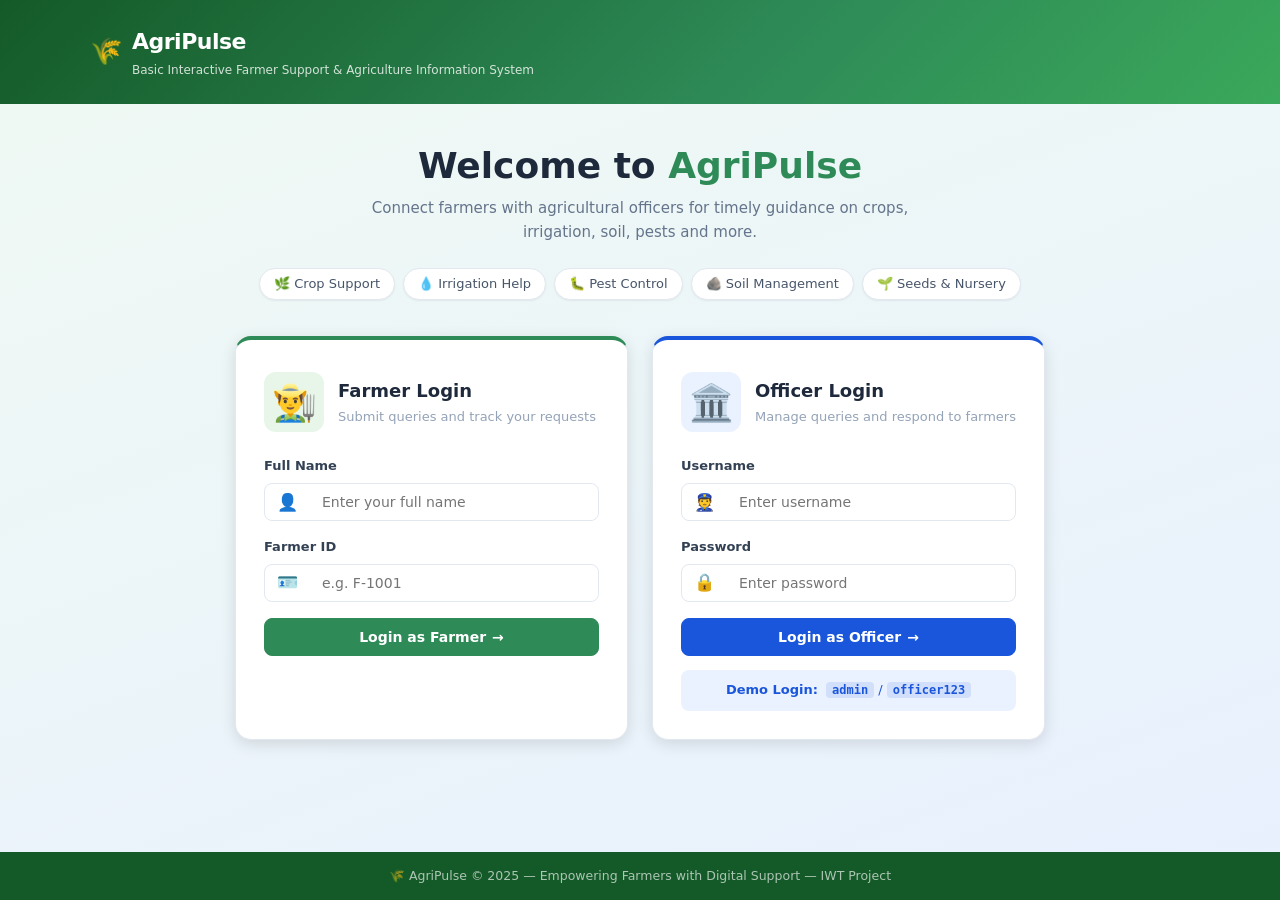
<file: index.html>
<!DOCTYPE html>
<html lang="en">
<head>
  <meta charset="UTF-8" />
  <meta name="viewport" content="width=device-width, initial-scale=1.0"/>
  <title>AgriPulse – Farmer Support System</title>
  <link rel="stylesheet" href="css/style.css"/>
</head>
<body class="login-body">

  <!-- Hero Header -->
  <header class="hero-header">
    <div class="hero-inner">
      <div class="logo">
        <span class="logo-icon">🌾</span>
        <div>
          <span class="logo-text">AgriPulse</span>
          <p class="logo-sub">Basic Interactive Farmer Support & Agriculture Information System</p>
        </div>
      </div>
    </div>
  </header>

  <main class="login-page">

    <!-- Welcome Banner -->
    <div class="welcome-banner">
      <h1>Welcome to <span class="highlight">AgriPulse</span></h1>
      <p>Connect farmers with agricultural officers for timely guidance on crops, irrigation, soil, pests and more.</p>
    </div>

    <!-- Feature Pills -->
    <div class="feature-pills">
      <span class="pill">🌿 Crop Support</span>
      <span class="pill">💧 Irrigation Help</span>
      <span class="pill">🐛 Pest Control</span>
      <span class="pill">🪨 Soil Management</span>
      <span class="pill">🌱 Seeds & Nursery</span>
    </div>

    <!-- Login Cards -->
    <div class="login-cards">

      <!-- Farmer Login -->
      <div class="login-card farmer-card">
        <div class="card-top">
          <div class="card-avatar farmer-avatar">👨‍🌾</div>
          <div>
            <h3>Farmer Login</h3>
            <p>Submit queries and track your requests</p>
          </div>
        </div>
        <form id="farmer-login-form" novalidate>
          <div class="form-group">
            <label for="farmer-name">Full Name</label>
            <div class="input-wrap">
              <span class="input-icon">👤</span>
              <input type="text" id="farmer-name" placeholder="Enter your full name" required autocomplete="name"/>
            </div>
          </div>
          <div class="form-group">
            <label for="farmer-id">Farmer ID</label>
            <div class="input-wrap">
              <span class="input-icon">🪪</span>
              <input type="text" id="farmer-id" placeholder="e.g. F-1001" required autocomplete="off"/>
            </div>
          </div>
          <div id="farmer-error" class="error-msg hidden"></div>
          <button type="submit" class="btn btn-farmer btn-block">
            <span>Login as Farmer</span> <span>→</span>
          </button>
        </form>
      </div>

      <!-- Officer Login -->
      <div class="login-card officer-card">
        <div class="card-top">
          <div class="card-avatar officer-avatar">🏛️</div>
          <div>
            <h3>Officer Login</h3>
            <p>Manage queries and respond to farmers</p>
          </div>
        </div>
        <form id="officer-login-form" novalidate>
          <div class="form-group">
            <label for="officer-username">Username</label>
            <div class="input-wrap">
              <span class="input-icon">👮</span>
              <input type="text" id="officer-username" placeholder="Enter username" required autocomplete="username"/>
            </div>
          </div>
          <div class="form-group">
            <label for="officer-password">Password</label>
            <div class="input-wrap">
              <span class="input-icon">🔒</span>
              <input type="password" id="officer-password" placeholder="Enter password" required autocomplete="current-password"/>
            </div>
          </div>
          <div id="officer-error" class="error-msg hidden"></div>
          <button type="submit" class="btn btn-officer btn-block">
            <span>Login as Officer</span> <span>→</span>
          </button>
        </form>
        <div class="demo-creds">
          <span class="demo-label">Demo Login:</span>
          <code>admin</code> / <code>officer123</code>
        </div>
      </div>

    </div>
  </main>

  <footer class="main-footer">
    <p>🌾 AgriPulse &copy; 2025 &mdash; Empowering Farmers with Digital Support &mdash; IWT Project</p>
  </footer>

  <script src="js/app.js"></script>
</body>
</html>
</file>
<file: css/style.css>
/* =====================================================
   AgriPulse v2 – Complete Stylesheet
   ===================================================== */

/* ---------- Design Tokens ---------- */
:root {
  /* Brand */
  --brand-dark:   #145a28;
  --brand:        #1e7a3c;
  --brand-mid:    #2e8b57;
  --brand-light:  #4caf50;
  --brand-pale:   #e8f5e9;
  --brand-xpale:  #f1faf3;

  /* Officer accent */
  --officer:      #1a56db;
  --officer-pale: #ebf2ff;

  /* Status */
  --pending:      #d97706;
  --pending-pale: #fef3c7;
  --progress:     #2563eb;
  --progress-pale:#dbeafe;
  --resolved:     #16a34a;
  --resolved-pale:#dcfce7;

  /* Priority */
  --low:          #16a34a;
  --low-pale:     #dcfce7;
  --moderate:     #d97706;
  --moderate-pale:#fef3c7;
  --critical:     #dc2626;
  --critical-pale:#fee2e2;

  /* Neutrals */
  --white:    #ffffff;
  --gray-50:  #f8fafc;
  --gray-100: #f1f5f9;
  --gray-200: #e2e8f0;
  --gray-300: #cbd5e1;
  --gray-400: #94a3b8;
  --gray-500: #64748b;
  --gray-600: #475569;
  --gray-700: #334155;
  --gray-800: #1e293b;
  --gray-900: #0f172a;

  /* Shadows */
  --shadow-xs: 0 1px 2px rgba(0,0,0,.06);
  --shadow-sm: 0 2px 6px rgba(0,0,0,.08);
  --shadow-md: 0 4px 16px rgba(0,0,0,.12);
  --shadow-lg: 0 8px 32px rgba(0,0,0,.16);
  --shadow-xl: 0 16px 48px rgba(0,0,0,.2);

  /* Radius */
  --r-sm:  8px;
  --r-md:  12px;
  --r-lg:  16px;
  --r-xl:  24px;
  --r-full:9999px;

  /* Transition */
  --t: .18s ease;
}

/* ---------- Reset ---------- */
*, *::before, *::after { box-sizing: border-box; margin: 0; padding: 0; }
html { scroll-behavior: smooth; font-size: 16px; }
body {
  font-family: 'Segoe UI', system-ui, -apple-system, sans-serif;
  background: var(--gray-50);
  color: var(--gray-700);
  min-height: 100vh;
  display: flex;
  flex-direction: column;
  line-height: 1.6;
  -webkit-font-smoothing: antialiased;
}

/* =====================================================
   TOPBAR (dashboard pages)
   ===================================================== */
.topbar {
  background: linear-gradient(135deg, var(--brand-dark) 0%, var(--brand) 100%);
  color: var(--white);
  position: sticky;
  top: 0;
  z-index: 200;
  box-shadow: var(--shadow-md);
}
.officer-topbar {
  background: linear-gradient(135deg, #0f2d5e 0%, var(--officer) 100%);
}
.topbar-inner {
  max-width: 1300px;
  margin: 0 auto;
  padding: 0 24px;
  height: 64px;
  display: flex;
  align-items: center;
  justify-content: space-between;
}
.topbar-right {
  display: flex;
  align-items: center;
  gap: 12px;
}

/* Logo */
.logo {
  display: flex;
  align-items: center;
  gap: 10px;
}
.logo-icon  { font-size: 26px; }
.logo-text  { font-size: 22px; font-weight: 800; letter-spacing: -.5px; }
.logo-sub   { font-size: 11px; opacity: .75; display: none; }
@media (min-width: 760px) { .logo-sub { display: block; } }
.role-tag {
  background: rgba(255,255,255,.18);
  font-size: 11px;
  font-weight: 700;
  padding: 2px 10px;
  border-radius: var(--r-full);
  letter-spacing: .5px;
  text-transform: uppercase;
}

/* User chip */
.user-chip {
  display: flex;
  align-items: center;
  gap: 6px;
  background: rgba(255,255,255,.15);
  border: 1px solid rgba(255,255,255,.25);
  border-radius: var(--r-full);
  padding: 4px 14px 4px 10px;
  font-size: 13px;
  font-weight: 600;
}
.user-chip-icon { font-size: 18px; }

/* =====================================================
   HERO HEADER (login page)
   ===================================================== */
.hero-header {
  background: linear-gradient(135deg, var(--brand-dark) 0%, var(--brand-mid) 60%, #3aa85a 100%);
  color: var(--white);
  padding: 24px;
}
.hero-inner {
  max-width: 1100px;
  margin: 0 auto;
}
.hero-inner .logo-sub { display: block; opacity: .8; font-size: 12px; margin-top: 2px; }

/* =====================================================
   FOOTER
   ===================================================== */
.main-footer {
  background: var(--brand-dark);
  color: rgba(255,255,255,.65);
  text-align: center;
  padding: 14px 20px;
  font-size: 12.5px;
  margin-top: auto;
}

/* =====================================================
   BUTTONS
   ===================================================== */
.btn {
  display: inline-flex;
  align-items: center;
  justify-content: center;
  gap: 6px;
  padding: 10px 20px;
  border: 1.5px solid transparent;
  border-radius: var(--r-sm);
  font-size: 14px;
  font-weight: 600;
  cursor: pointer;
  transition: all var(--t);
  font-family: inherit;
  white-space: nowrap;
  text-decoration: none;
}
.btn:active { transform: scale(.97); }

.btn-farmer {
  background: var(--brand-mid);
  color: var(--white);
  border-color: var(--brand-mid);
}
.btn-farmer:hover {
  background: var(--brand-dark);
  border-color: var(--brand-dark);
  box-shadow: 0 4px 14px rgba(30,122,60,.35);
  transform: translateY(-1px);
}
.btn-officer {
  background: var(--officer);
  color: var(--white);
  border-color: var(--officer);
}
.btn-officer:hover {
  background: #1447b5;
  border-color: #1447b5;
  box-shadow: 0 4px 14px rgba(26,86,219,.35);
  transform: translateY(-1px);
}
.btn-ghost {
  background: transparent;
  color: var(--gray-600);
  border-color: var(--gray-300);
}
.btn-ghost:hover {
  background: var(--gray-100);
  border-color: var(--gray-400);
}
.btn-logout {
  background: rgba(255,255,255,.12);
  color: var(--white);
  border: 1.5px solid rgba(255,255,255,.35);
  padding: 6px 16px;
  font-size: 13px;
  border-radius: var(--r-sm);
  cursor: pointer;
  font-weight: 600;
  transition: all var(--t);
  font-family: inherit;
}
.btn-logout:hover { background: rgba(255,255,255,.22); }
.btn-block { width: 100%; }
.btn-sm { padding: 6px 14px; font-size: 13px; }
.btn-xs { padding: 4px 12px; font-size: 12px; border-radius: 6px; }
.btn:disabled { opacity: .5; cursor: not-allowed; transform: none !important; box-shadow: none !important; }

/* =====================================================
   FORMS
   ===================================================== */
.form-group { display: flex; flex-direction: column; gap: 6px; margin-bottom: 16px; }

label {
  font-size: 13px;
  font-weight: 600;
  color: var(--gray-700);
}
.req { color: var(--critical); }

.input-wrap {
  display: flex;
  align-items: center;
  border: 1.5px solid var(--gray-200);
  border-radius: var(--r-sm);
  background: var(--white);
  transition: border-color var(--t), box-shadow var(--t);
  overflow: hidden;
}
.input-wrap:focus-within {
  border-color: var(--brand-mid);
  box-shadow: 0 0 0 3px rgba(46,139,87,.14);
}
.input-icon {
  padding: 0 10px 0 12px;
  font-size: 17px;
  flex-shrink: 0;
  user-select: none;
  line-height: 1;
}
.input-wrap input {
  border: none !important;
  box-shadow: none !important;
  outline: none !important;
  padding-left: 0;
  flex: 1;
  border-radius: 0;
  background: transparent;
}

input[type="text"],
input[type="password"],
select,
textarea {
  width: 100%;
  padding: 10px 14px;
  border: 1.5px solid var(--gray-200);
  border-radius: var(--r-sm);
  font-size: 14px;
  font-family: inherit;
  color: var(--gray-800);
  background: var(--white);
  transition: border-color var(--t), box-shadow var(--t);
  outline: none;
}
input:focus, select:focus, textarea:focus {
  border-color: var(--brand-mid);
  box-shadow: 0 0 0 3px rgba(46,139,87,.14);
}
textarea { resize: vertical; min-height: 100px; }
select {
  cursor: pointer;
  appearance: none;
  background-image: url("data:image/svg+xml,%3Csvg xmlns='http://www.w3.org/2000/svg' width='12' height='12' viewBox='0 0 24 24' fill='none' stroke='%2364748b' stroke-width='2.5'%3E%3Cpath d='M6 9l6 6 6-6'/%3E%3C/svg%3E");
  background-repeat: no-repeat;
  background-position: right 12px center;
  padding-right: 36px;
}

/* Priority radio pills */
.priority-pills {
  display: flex;
  gap: 8px;
  flex-wrap: wrap;
}
.priority-pill {
  flex: 1;
  display: flex;
  align-items: center;
  justify-content: center;
  gap: 6px;
  padding: 8px 12px;
  border-radius: var(--r-sm);
  border: 2px solid var(--gray-200);
  cursor: pointer;
  font-size: 13px;
  font-weight: 600;
  transition: all var(--t);
  background: var(--white);
  min-width: 90px;
}
.priority-pill input[type="radio"] { display: none; }
.priority-pill:hover { border-color: var(--gray-400); background: var(--gray-50); }
.priority-pill.low:has(input:checked)      { background: var(--low-pale);      border-color: var(--low);      color: var(--low); }
.priority-pill.moderate:has(input:checked) { background: var(--moderate-pale); border-color: var(--moderate); color: var(--moderate); }
.priority-pill.critical:has(input:checked) { background: var(--critical-pale); border-color: var(--critical); color: var(--critical); }

/* Status radio selector (modal) */
.status-selector { display: flex; gap: 8px; flex-wrap: wrap; }
.status-opt {
  flex: 1;
  display: flex;
  align-items: center;
  justify-content: center;
  gap: 6px;
  padding: 8px 12px;
  border-radius: var(--r-sm);
  border: 2px solid var(--gray-200);
  cursor: pointer;
  font-size: 13px;
  font-weight: 600;
  transition: all var(--t);
  background: var(--white);
  min-width: 110px;
}
.status-opt input[type="radio"] { display: none; }
.pending-opt:has(input:checked)  { background: var(--pending-pale);  border-color: var(--pending);  color: var(--pending); }
.progress-opt:has(input:checked) { background: var(--progress-pale); border-color: var(--progress); color: var(--progress); }
.resolved-opt:has(input:checked) { background: var(--resolved-pale); border-color: var(--resolved); color: var(--resolved); }

.char-count { font-size: 11px; color: var(--gray-400); text-align: right; margin-top: 3px; }

.form-actions { display: flex; flex-direction: column; gap: 8px; margin-top: 6px; }

/* Messages */
.error-msg {
  background: var(--critical-pale);
  color: var(--critical);
  padding: 10px 14px;
  border-radius: var(--r-sm);
  font-size: 13px;
  font-weight: 500;
  border-left: 4px solid var(--critical);
  margin-bottom: 10px;
}
.success-msg {
  background: var(--resolved-pale);
  color: var(--resolved);
  padding: 10px 14px;
  border-radius: var(--r-sm);
  font-size: 13px;
  font-weight: 500;
  border-left: 4px solid var(--resolved);
  margin-bottom: 10px;
}
.hidden { display: none !important; }
.muted-text { font-size: 13px; color: var(--gray-400); margin-top: 2px; }

/* =====================================================
   LOGIN PAGE
   ===================================================== */
.login-body { background: linear-gradient(160deg, #f0faf3 0%, #e8f0fe 100%); }

.login-page {
  max-width: 1000px;
  margin: 0 auto;
  padding: 40px 20px 60px;
  flex: 1;
}

.welcome-banner {
  text-align: center;
  margin-bottom: 24px;
}
.welcome-banner h1 {
  font-size: 36px;
  font-weight: 800;
  color: var(--gray-800);
  line-height: 1.2;
  margin-bottom: 8px;
}
.welcome-banner h1 .highlight { color: var(--brand-mid); }
.welcome-banner p { font-size: 15px; color: var(--gray-500); max-width: 560px; margin: 0 auto; }

.feature-pills {
  display: flex;
  flex-wrap: wrap;
  gap: 8px;
  justify-content: center;
  margin-bottom: 36px;
}
.pill {
  background: var(--white);
  border: 1.5px solid var(--gray-200);
  padding: 5px 14px;
  border-radius: var(--r-full);
  font-size: 13px;
  font-weight: 500;
  color: var(--gray-600);
  box-shadow: var(--shadow-xs);
}

.login-cards {
  display: grid;
  grid-template-columns: 1fr 1fr;
  gap: 24px;
}
@media (max-width: 680px) { .login-cards { grid-template-columns: 1fr; } }

.login-card {
  background: var(--white);
  border-radius: var(--r-lg);
  box-shadow: var(--shadow-md);
  border: 1px solid var(--gray-200);
  padding: 32px 28px 28px;
  transition: transform var(--t), box-shadow var(--t);
}
.login-card:hover { transform: translateY(-4px); box-shadow: var(--shadow-lg); }

.farmer-card { border-top: 4px solid var(--brand-mid); }
.officer-card { border-top: 4px solid var(--officer); }

.card-top {
  display: flex;
  align-items: center;
  gap: 14px;
  margin-bottom: 24px;
}
.card-avatar {
  font-size: 36px;
  width: 60px;
  height: 60px;
  border-radius: var(--r-md);
  display: flex;
  align-items: center;
  justify-content: center;
  flex-shrink: 0;
}
.farmer-avatar { background: var(--brand-pale); }
.officer-avatar { background: var(--officer-pale); }
.card-top h3 { font-size: 18px; font-weight: 700; color: var(--gray-800); margin-bottom: 2px; }
.card-top p  { font-size: 13px; color: var(--gray-400); }

.demo-creds {
  margin-top: 14px;
  padding: 10px 14px;
  background: var(--officer-pale);
  border-radius: var(--r-sm);
  font-size: 13px;
  color: var(--officer);
  text-align: center;
  font-weight: 500;
}
.demo-label { font-weight: 700; margin-right: 4px; }
code {
  background: rgba(26,86,219,.12);
  padding: 1px 6px;
  border-radius: 4px;
  font-family: 'Cascadia Code', 'Consolas', monospace;
  font-size: 12px;
  font-weight: 700;
}

/* =====================================================
   FARMER DASHBOARD LAYOUT
   ===================================================== */
.page-wrapper {
  display: grid;
  grid-template-columns: 360px 1fr;
  gap: 24px;
  max-width: 1300px;
  margin: 0 auto;
  padding: 28px 24px;
  flex: 1;
  align-items: start;
}
@media (max-width: 900px) {
  .page-wrapper { grid-template-columns: 1fr; }
}

.sidebar-form { position: sticky; top: 80px; }

/* =====================================================
   CARDS
   ===================================================== */
.card {
  background: var(--white);
  border-radius: var(--r-md);
  border: 1px solid var(--gray-200);
  box-shadow: var(--shadow-sm);
  padding: 24px;
  margin-bottom: 0;
}

.card-heading {
  display: flex;
  align-items: flex-start;
  gap: 12px;
  margin-bottom: 24px;
  padding-bottom: 16px;
  border-bottom: 1px solid var(--gray-100);
}
.card-heading-icon { font-size: 28px; margin-top: 2px; }
.card-heading h2 { font-size: 17px; font-weight: 700; color: var(--gray-800); margin-bottom: 2px; }
.card-heading p  { font-size: 12px; color: var(--gray-400); }

/* =====================================================
   QUERIES HEADER + TABS
   ===================================================== */
.queries-header {
  display: flex;
  align-items: center;
  justify-content: space-between;
  margin-bottom: 16px;
  flex-wrap: wrap;
  gap: 8px;
}
.queries-header h2 { font-size: 18px; font-weight: 700; color: var(--gray-800); }

.count-badge {
  background: var(--brand-pale);
  color: var(--brand-dark);
  font-size: 13px;
  font-weight: 800;
  padding: 2px 12px;
  border-radius: var(--r-full);
  min-width: 32px;
  text-align: center;
}

/* Tab bar */
.tab-bar {
  display: flex;
  gap: 4px;
  flex-wrap: wrap;
  margin-bottom: 16px;
}
.tab {
  padding: 6px 16px;
  border: 1.5px solid var(--gray-200);
  border-radius: var(--r-full);
  background: var(--white);
  font-size: 13px;
  font-weight: 600;
  color: var(--gray-500);
  cursor: pointer;
  transition: all var(--t);
  font-family: inherit;
}
.tab:hover { border-color: var(--brand-mid); color: var(--brand-mid); }
.tab.active {
  background: var(--brand-mid);
  border-color: var(--brand-mid);
  color: var(--white);
  box-shadow: 0 2px 8px rgba(46,139,87,.25);
}

/* =====================================================
   QUERY CARDS
   ===================================================== */
.queries-list { display: flex; flex-direction: column; gap: 12px; }

.query-card {
  background: var(--white);
  border: 1.5px solid var(--gray-200);
  border-radius: var(--r-md);
  padding: 16px 18px;
  transition: box-shadow var(--t), border-color var(--t), transform var(--t);
  position: relative;
  overflow: hidden;
}
.query-card::before {
  content: '';
  position: absolute;
  left: 0; top: 0; bottom: 0;
  width: 4px;
  border-radius: 4px 0 0 4px;
}
.query-card.priority-low::before      { background: var(--low); }
.query-card.priority-moderate::before { background: var(--moderate); }
.query-card.priority-critical::before { background: var(--critical); }
.query-card:hover {
  box-shadow: var(--shadow-md);
  border-color: var(--gray-300);
  transform: translateY(-1px);
}

.query-top {
  display: flex;
  align-items: flex-start;
  justify-content: space-between;
  gap: 8px;
  margin-bottom: 8px;
  flex-wrap: wrap;
}
.query-subject {
  font-weight: 700;
  font-size: 15px;
  color: var(--gray-800);
  flex: 1;
  line-height: 1.4;
}
.query-badges { display: flex; gap: 6px; flex-wrap: wrap; align-items: center; flex-shrink: 0; }

.query-meta {
  display: flex;
  flex-wrap: wrap;
  gap: 12px;
  font-size: 12px;
  color: var(--gray-400);
  margin-bottom: 10px;
}
.query-meta span { display: flex; align-items: center; gap: 4px; }

.query-desc {
  font-size: 13.5px;
  color: var(--gray-600);
  line-height: 1.55;
  margin-bottom: 10px;
}

.query-response {
  background: linear-gradient(135deg, var(--brand-xpale), var(--brand-pale));
  border-radius: var(--r-sm);
  padding: 12px 14px;
  margin-top: 12px;
  border-left: 3px solid var(--brand-mid);
}
.response-label {
  font-size: 11px;
  font-weight: 800;
  color: var(--brand-dark);
  text-transform: uppercase;
  letter-spacing: .5px;
  margin-bottom: 5px;
}
.query-response p { font-size: 13px; color: var(--gray-700); }

.query-actions { display: flex; gap: 8px; margin-top: 12px; flex-wrap: wrap; }

/* =====================================================
   BADGES
   ===================================================== */
.badge {
  display: inline-flex;
  align-items: center;
  gap: 4px;
  padding: 3px 10px;
  border-radius: var(--r-full);
  font-size: 11.5px;
  font-weight: 700;
  letter-spacing: .2px;
}
.badge-pending  { background: var(--pending-pale);  color: var(--pending);  }
.badge-progress { background: var(--progress-pale); color: var(--progress); }
.badge-resolved { background: var(--resolved-pale); color: var(--resolved); }
.badge-low      { background: var(--low-pale);      color: var(--low);      }
.badge-moderate { background: var(--moderate-pale); color: var(--moderate); }
.badge-critical { background: var(--critical-pale); color: var(--critical); }

/* =====================================================
   OFFICER DASHBOARD
   ===================================================== */
.officer-wrapper {
  max-width: 1300px;
  margin: 0 auto;
  padding: 28px 24px;
  flex: 1;
}

/* Stats Row */
.stats-row {
  display: grid;
  grid-template-columns: repeat(4, 1fr);
  gap: 16px;
  margin-bottom: 24px;
}
@media (max-width: 700px) { .stats-row { grid-template-columns: repeat(2, 1fr); } }

.stat-card {
  background: var(--white);
  border-radius: var(--r-md);
  box-shadow: var(--shadow-sm);
  border: 1px solid var(--gray-200);
  padding: 20px 22px;
  display: flex;
  align-items: center;
  justify-content: space-between;
  gap: 12px;
  transition: transform var(--t), box-shadow var(--t);
  position: relative;
  overflow: hidden;
}
.stat-card::after {
  content: '';
  position: absolute;
  bottom: 0; left: 0; right: 0;
  height: 3px;
  border-radius: 0 0 var(--r-md) var(--r-md);
}
.pending-stat::after  { background: var(--pending); }
.progress-stat::after { background: var(--progress); }
.resolved-stat::after { background: var(--resolved); }
.total-stat::after    { background: var(--brand-mid); }
.stat-card:hover { transform: translateY(-3px); box-shadow: var(--shadow-md); }

.stat-left { display: flex; flex-direction: column; }
.stat-num  { font-size: 32px; font-weight: 900; line-height: 1; }
.stat-lbl  { font-size: 11px; font-weight: 700; text-transform: uppercase; letter-spacing: .6px; color: var(--gray-400); margin-top: 4px; }
.stat-ico  { font-size: 32px; opacity: .6; }

.pending-stat  .stat-num { color: var(--pending); }
.progress-stat .stat-num { color: var(--progress); }
.resolved-stat .stat-num { color: var(--resolved); }
.total-stat    .stat-num { color: var(--brand-mid); }

/* Officer card */
.officer-card { margin-bottom: 0; }
.officer-card-header {
  display: flex;
  align-items: flex-start;
  justify-content: space-between;
  margin-bottom: 20px;
  padding-bottom: 16px;
  border-bottom: 1px solid var(--gray-100);
  gap: 16px;
  flex-wrap: wrap;
}
.officer-card-header h2 { font-size: 18px; font-weight: 700; color: var(--gray-800); }

/* Controls bar */
.controls-bar {
  display: flex;
  align-items: center;
  justify-content: space-between;
  gap: 12px;
  flex-wrap: wrap;
  margin-bottom: 20px;
  padding: 14px 16px;
  background: var(--gray-50);
  border-radius: var(--r-sm);
  border: 1px solid var(--gray-100);
}
.search-wrap {
  position: relative;
  display: flex;
  align-items: center;
}
.search-icon { position: absolute; left: 10px; font-size: 14px; }
.search-wrap input {
  padding: 7px 12px 7px 32px;
  font-size: 13px;
  border-radius: var(--r-full);
  border-color: var(--gray-200);
  min-width: 240px;
}

/* =====================================================
   EMPTY STATE
   ===================================================== */
.empty-state {
  text-align: center;
  padding: 56px 20px;
  color: var(--gray-400);
}
.empty-icon { font-size: 52px; margin-bottom: 14px; }
.empty-state h3 { font-size: 16px; font-weight: 700; color: var(--gray-500); margin-bottom: 6px; }
.empty-state p  { font-size: 13px; }

/* =====================================================
   MODAL
   ===================================================== */
.modal-overlay {
  position: fixed;
  inset: 0;
  background: rgba(15,23,42,.6);
  display: flex;
  align-items: center;
  justify-content: center;
  z-index: 999;
  padding: 20px;
  animation: overlayIn .2s ease;
  backdrop-filter: blur(3px);
}
@keyframes overlayIn { from { opacity: 0; } to { opacity: 1; } }

.modal {
  background: var(--white);
  border-radius: var(--r-lg);
  box-shadow: var(--shadow-xl);
  width: 100%;
  max-width: 600px;
  max-height: 92vh;
  overflow-y: auto;
  animation: modalIn .22s ease;
}
@keyframes modalIn {
  from { transform: translateY(20px) scale(.97); opacity: 0; }
  to   { transform: translateY(0)     scale(1);   opacity: 1; }
}

.modal-header {
  display: flex;
  align-items: flex-start;
  justify-content: space-between;
  padding: 22px 24px 18px;
  border-bottom: 1px solid var(--gray-100);
}
.modal-header h3 { font-size: 18px; font-weight: 700; color: var(--gray-800); }
.modal-close {
  background: var(--gray-100);
  border: none;
  width: 30px;
  height: 30px;
  border-radius: var(--r-sm);
  font-size: 14px;
  cursor: pointer;
  color: var(--gray-500);
  display: flex;
  align-items: center;
  justify-content: center;
  transition: all var(--t);
  flex-shrink: 0;
  margin-top: 2px;
}
.modal-close:hover { background: var(--critical-pale); color: var(--critical); }

.modal-body { padding: 20px 24px; }

.modal-query-preview {
  background: var(--gray-50);
  border: 1px solid var(--gray-200);
  border-radius: var(--r-sm);
  padding: 14px 16px;
  margin-bottom: 20px;
  font-size: 13px;
}
.preview-row {
  display: flex;
  gap: 8px;
  margin-bottom: 5px;
  align-items: flex-start;
}
.preview-row:last-child { margin-bottom: 0; }
.preview-label { font-weight: 700; color: var(--gray-600); min-width: 80px; flex-shrink: 0; }
.preview-val   { color: var(--gray-800); line-height: 1.4; }

.modal-footer {
  display: flex;
  gap: 10px;
  padding: 16px 24px;
  border-top: 1px solid var(--gray-100);
  justify-content: flex-end;
}

/* =====================================================
   TOAST
   ===================================================== */
.toast {
  position: fixed;
  bottom: 28px;
  right: 28px;
  padding: 12px 20px;
  border-radius: var(--r-sm);
  font-size: 14px;
  font-weight: 600;
  box-shadow: var(--shadow-lg);
  z-index: 9999;
  max-width: 340px;
  animation: toastIn .28s ease;
  display: flex;
  align-items: center;
  gap: 8px;
  color: var(--white);
}
.toast.success { background: var(--brand-mid); }
.toast.error   { background: var(--critical); }
.toast.default { background: var(--gray-800); }
@keyframes toastIn {
  from { transform: translateX(110%); opacity: 0; }
  to   { transform: translateX(0);     opacity: 1; }
}
.toast.hide {
  animation: toastOut .28s ease forwards;
}
@keyframes toastOut {
  to { transform: translateX(110%); opacity: 0; }
}

/* =====================================================
   SCROLLBAR
   ===================================================== */
::-webkit-scrollbar { width: 6px; height: 6px; }
::-webkit-scrollbar-track { background: transparent; }
::-webkit-scrollbar-thumb { background: var(--gray-200); border-radius: var(--r-full); }
::-webkit-scrollbar-thumb:hover { background: var(--gray-300); }

/* =====================================================
   UTILITY
   ===================================================== */
.mt-4 { margin-top: 16px; }
</file>
